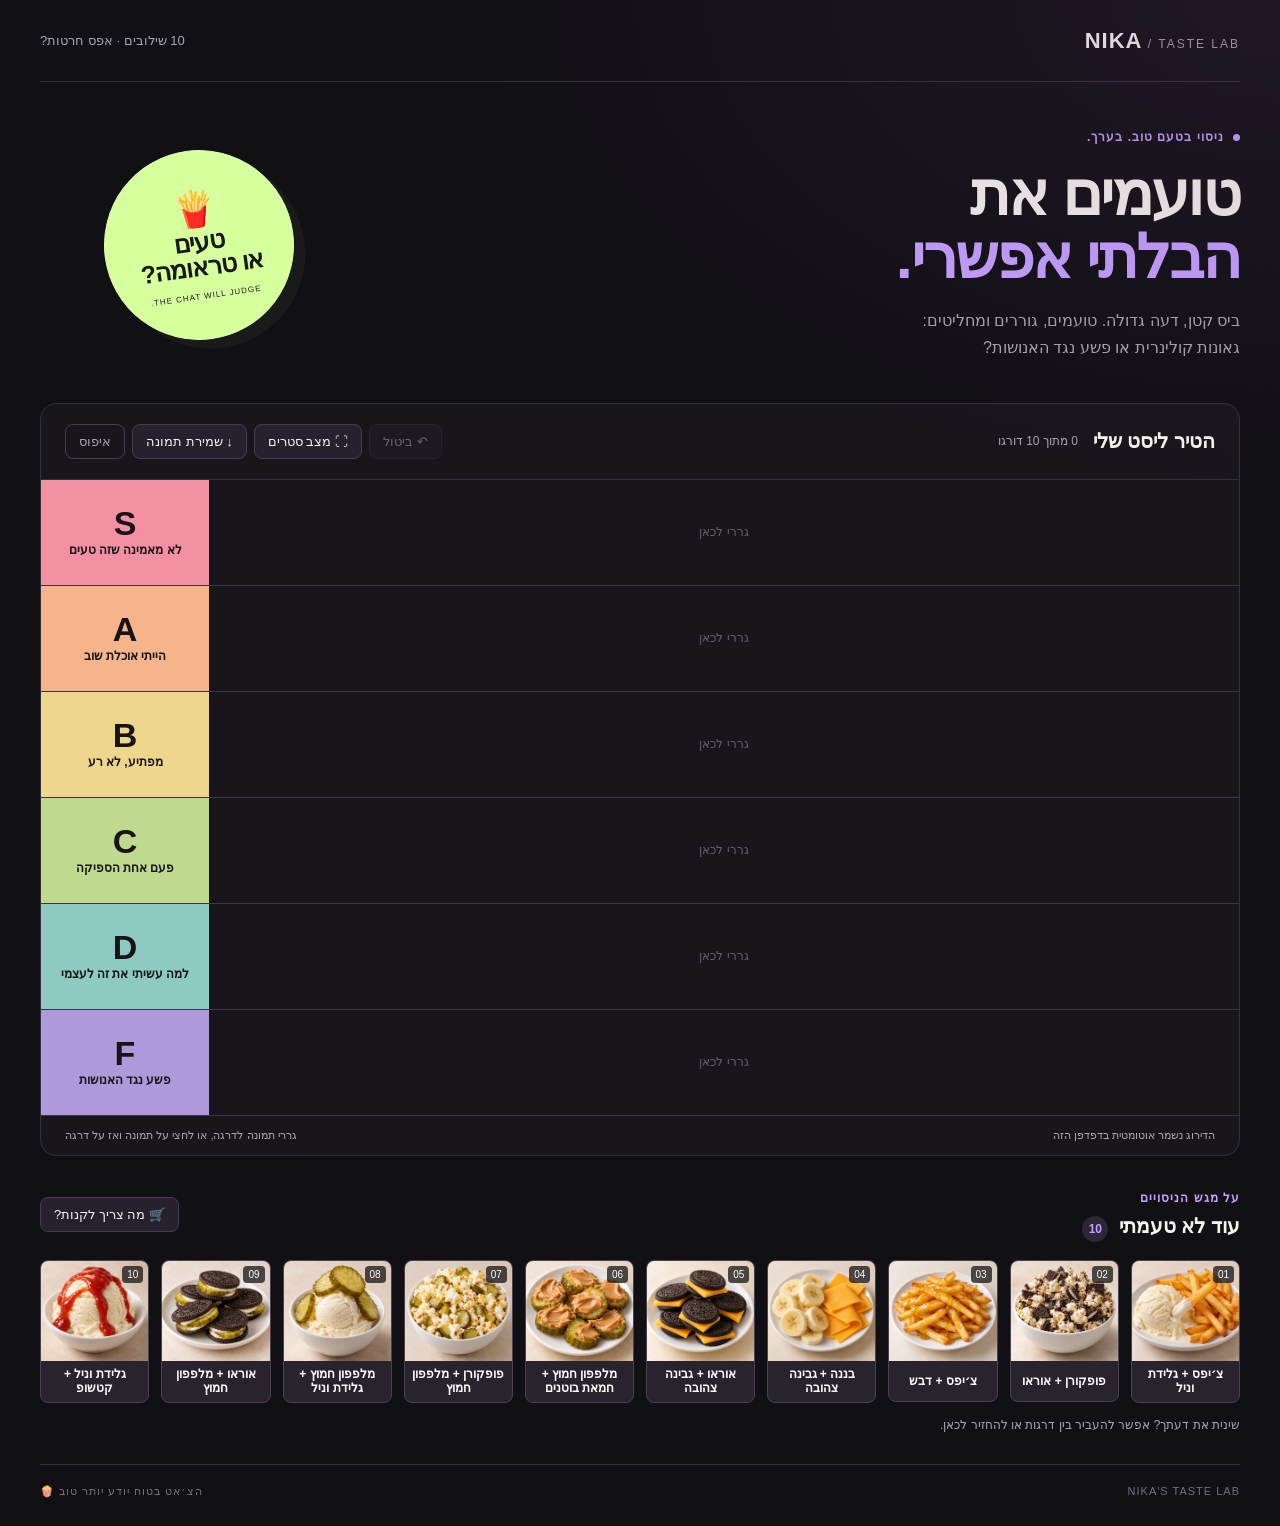
<file: tier-list/index.html>
<!doctype html>
<html lang="he" dir="rtl">
<head>
<meta charset="utf-8"><meta name="viewport" content="width=device-width, initial-scale=1">
<title>טועמים את הבלתי אפשרי • הטיר ליסט של ניקה</title>
<meta name="description" content="10 שילובי אוכל מוזרים, טעימה אחת ודעה מאוד חזקה. הטיר ליסט של ניקה לסטרים.">
<link rel="stylesheet" href="style.css">
</head>
<body>
<main>
<header><a class="brand" href="#">NIKA<span> / TASTE LAB</span></a><span class="episode">10 שילובים · אפס חרטות?</span></header>
<section class="intro"><div><div class="eyebrow"><span class="dot"></span> ניסוי בטעם טוב. בערך.</div><h1>טועמים את<br><em>הבלתי אפשרי.</em></h1><p>ביס קטן, דעה גדולה. טועמים, גוררים ומחליטים:<br>גאונות קולינרית או פשע נגד האנושות?</p></div><div class="hero-sticker"><span>🍟</span><b>טעים<br>או טראומה?</b><small>THE CHAT WILL JUDGE.</small></div></section>
<section class="workspace" aria-labelledby="board-title">
<div class="toolbar"><div><h2 id="board-title">הטיר ליסט שלי</h2><span id="progress">0 מתוך 10 דורגו</span></div><div class="actions"><button id="undo" disabled title="ביטול הדירוג האחרון">↶ ביטול</button><button id="stream" aria-pressed="false">⛶ מצב סטרים</button><button id="export">↓ שמירת תמונה</button><button id="reset" class="subtle">איפוס</button></div></div>
<div id="board" class="board" aria-label="טבלת דירוג"></div>
<div class="board-footer"><span id="save-state">הדירוג נשמר אוטומטית בדפדפן הזה</span><span id="selected-status" role="status" aria-live="polite">גררי תמונה לדרגה, או לחצי על תמונה ואז על דרגה</span></div>
</section>
<section class="waiting" aria-labelledby="pool-title"><div class="pool-heading"><div><span class="eyebrow">על מגש הניסויים</span><h2 id="pool-title">עוד לא טעמתי <span id="remaining">10</span></h2></div><button id="shopping">🛒 מה צריך לקנות?</button></div><div id="pool" class="dropzone pool" data-zone="pool" tabindex="0" aria-label="שילובים שעוד לא דורגו"></div><p class="pool-note">שינית את דעתך? אפשר להעביר בין דרגות או להחזיר לכאן.</p></section>
<footer><span>NIKA'S TASTE LAB</span><span>הצ׳אט בטוח יודע יותר טוב 🍿</span></footer>
</main>
<dialog id="reset-dialog"><h2>מתחילים טעימה חדשה?</h2><p>כל השילובים יחזרו למגש. אפשר לבטל את האיפוס עם כפתור הביטול.</p><div class="dialog-actions"><button id="cancel-reset">להמשיך לדרג</button><button id="confirm-reset" class="primary">כן, לאפס</button></div></dialog>
<dialog id="shopping-dialog"><button class="close" aria-label="סגירה">×</button><span class="eyebrow">אותם מרכיבים, 10 ניסויים</span><h2>10 מצרכים</h2><p>כמויות קטנות מספיקות לטעימות.</p><ul><li>צ׳יפס</li><li>גלידת וניל</li><li>מלפפון חמוץ</li><li>חמאת בוטנים</li><li>אוראו</li><li>קטשופ</li><li>בננה</li><li>פופקורן</li><li>גבינה צהובה</li><li>דבש</li></ul></dialog>
<script src="app.js"></script>
</body></html>
</file>
<file: tier-list/style.css>
:root{color-scheme:dark;--bg:#111014;--panel:#1c1a20;--muted:#a9a4b0;--accent:#c5a1ff;--line:#34303b}*{box-sizing:border-box}body{margin:0;background:var(--bg);color:#f6f3ed;font-family:Arial,'Helvetica Neue',sans-serif}body:before{content:'';position:absolute;top:0;right:0;width:65vw;height:500px;background:radial-gradient(ellipse at top right,#55326935,transparent 68%);pointer-events:none}main{max-width:1280px;margin:auto;padding:0 40px}header{height:82px;border-bottom:1px solid var(--line);display:flex;justify-content:space-between;align-items:center}.brand{font-size:22px;color:#faf6ef;font-weight:900;letter-spacing:1px;text-decoration:none;direction:ltr}.brand span{font-size:12px;font-weight:400;color:var(--muted);letter-spacing:2px}.episode{color:var(--muted);font-size:13px}.intro{display:flex;align-items:center;justify-content:space-between;padding:48px 0 42px}.eyebrow{font-size:12px;font-weight:700;letter-spacing:1px;color:var(--accent)}.dot{display:inline-block;width:7px;height:7px;background:var(--accent);border-radius:50%;margin-left:5px}h1{font-size:clamp(40px,4.8vw,64px);line-height:1.03;letter-spacing:-2px;margin:18px 0}h1 em{font-style:normal;color:var(--accent)}.intro p{font-size:16px;color:var(--muted);line-height:1.7;margin-bottom:0}.hero-sticker{background:#d6ff9d;color:#18191a;width:190px;height:190px;transform:rotate(-8deg);border-radius:50%;display:flex;flex-direction:column;align-items:center;justify-content:center;margin-left:64px;border:1px solid #dcffa8;box-shadow:10px 10px 0 #d6ff9d0b}.hero-sticker>span{font-size:35px}.hero-sticker b{font-size:25px;line-height:1;text-align:center;letter-spacing:-1px}.hero-sticker small{font-size:8px;margin-top:12px;letter-spacing:1px}.workspace{border:1px solid var(--line);border-radius:16px;overflow:hidden;background:#18161b}.toolbar{display:flex;justify-content:space-between;align-items:center;padding:20px 24px;gap:20px}.toolbar>div:first-child{display:flex;align-items:center;gap:15px}h2{font-size:20px;margin:0}.toolbar #progress{font-size:12px;color:var(--muted);white-space:nowrap}.actions{display:flex;gap:7px;flex-wrap:wrap}button{font:inherit;cursor:pointer;border:1px solid #443d4f;border-radius:8px;background:#26212d;color:#f5f1f9;padding:9px 13px;font-size:13px}button:hover{background:#373040;border-color:var(--accent)}button:disabled{opacity:.35;cursor:default}button:focus-visible,.dropzone:focus-visible,.card:focus-visible{outline:3px solid var(--accent);outline-offset:3px}.subtle{color:var(--muted);background:transparent}.board{display:flex;flex-direction:column;direction:ltr;border-top:1px solid var(--line)}.tier-row{display:grid;grid-template-columns:168px 1fr;min-height:106px;border-bottom:1px solid #3d3642}.tier-label{background:var(--tier);color:#171317;display:flex;flex-direction:column;align-items:center;justify-content:center;padding:12px;gap:3px;text-align:center;direction:rtl;border:0;border-radius:0}.tier-label:hover{background:var(--tier);filter:brightness(1.1)}.tier-label strong{font-size:34px;font-weight:900;line-height:1}.tier-label span{font-size:12px;font-weight:700;line-height:1.3}.dropzone{display:flex;flex-wrap:wrap;align-content:center;align-items:center;gap:8px;padding:10px;min-width:0;direction:rtl;transition:background .12s}.tier-row .dropzone:empty:before{content:'גררי לכאן';color:#645b6b;font-size:12px;margin:auto}.dropzone.over{background:#c5a1ff20;box-shadow:inset 0 0 0 2px #c5a1ff}.card{width:104px;position:relative;border:1px solid #4c414f;border-radius:8px;background:#28232d;overflow:hidden;padding:0;color:#fff;flex:none;cursor:grab;touch-action:none;user-select:none;direction:rtl}.card:hover{border-color:var(--accent);transform:translateY(-2px)}.card.selected{outline:3px solid var(--accent);outline-offset:2px}.card img{display:block;width:100%;height:64px;object-fit:cover;pointer-events:none;background:#dcd5c8}.card .name{display:flex;min-height:31px;align-items:center;justify-content:center;font-size:10px;line-height:1.2;padding:4px;text-align:center;font-weight:700}.card .number{position:absolute;top:5px;right:5px;background:#111b;color:white;font-size:10px;padding:3px 5px;border-radius:4px;direction:ltr}.board-footer{padding:13px 24px;display:flex;justify-content:space-between;gap:16px;color:var(--muted);font-size:11px}.waiting{margin:32px 0}.pool-heading{display:flex;align-items:center;justify-content:space-between;margin-bottom:18px}.pool-heading h2{margin-top:8px}.pool-heading h2 span{display:inline-grid;place-items:center;background:#2d2637;color:var(--accent);font-size:12px;width:26px;height:26px;border-radius:50%;margin-right:5px}.pool{padding:0;gap:12px;min-height:100px}.pool .card{width:calc((100% - 108px)/10);min-width:92px}.pool .card img{height:100px}.pool .card .name{font-size:12px;min-height:40px;padding:6px}.pool:empty:before{content:'המגש ריק. כל 10 השילובים קיבלו דירוג! 🎉';width:100%;padding:30px;text-align:center;color:var(--accent);border:1px dashed #4b3e58;border-radius:12px}.pool-note{font-size:12px;color:var(--muted);margin-top:15px}footer{padding:20px 0 28px;border-top:1px solid var(--line);display:flex;justify-content:space-between;gap:15px;color:#756e7e;font-size:11px;letter-spacing:1px}.ghost{position:fixed;z-index:999;pointer-events:none;transform:rotate(-4deg);width:114px;opacity:.95;box-shadow:0 15px 30px #0008}.drag-source{opacity:.3}dialog{background:#211b29;color:#fff;border:1px solid #5e4a71;border-radius:16px;padding:28px;max-width:420px;width:calc(100% - 32px)}dialog::backdrop{background:#0009;backdrop-filter:blur(4px)}dialog h2{margin:10px 0}dialog p{color:var(--muted);line-height:1.6;font-size:14px}.dialog-actions{display:flex;gap:10px;justify-content:flex-end;margin-top:25px}.primary{background:var(--accent);color:#20182b;font-weight:bold}.close{position:absolute;left:12px;top:12px}.close:hover{background:#443d4f}dialog ul{padding:0;list-style:none;display:grid;grid-template-columns:1fr 1fr;gap:10px}dialog li{padding:9px;background:#302737;border-radius:5px}dialog small{color:var(--muted)}body.stream .intro,body.stream header,body.stream footer,body.stream .pool-note{display:none}body.stream main{max-width:1600px;padding:22px}body.stream .tier-row{min-height:126px}body.stream .card{width:124px}body.stream .card img{height:80px}body.stream .card .name{font-size:12px}body.stream .pool .card{width:132px}body.stream .waiting{margin-top:24px}@media(max-width:900px){main{padding:0 22px}.intro{padding:32px 0}.hero-sticker{width:145px;height:145px;margin-left:10px}.hero-sticker b{font-size:22px}.toolbar{align-items:flex-start;flex-direction:column;gap:14px}.pool .card{width:calc((100% - 48px)/5)}.pool .card img{height:105px}.tier-row{grid-template-columns:135px 1fr}.board-footer{flex-direction:column;gap:5px}}@media(max-width:540px){main{padding:0 14px}header{height:65px}.episode{font-size:10px}.brand{font-size:18px}.brand span{font-size:9px}.intro{padding:28px 0}.hero-sticker{width:100px;height:100px;margin-left:0;flex-shrink:0}.hero-sticker>span{font-size:24px}.hero-sticker b{font-size:17px}.hero-sticker small{display:none}h1{font-size:39px;letter-spacing:-1.5px}.intro p{font-size:12px}.toolbar{padding:16px}.toolbar h2{font-size:18px}.actions button{padding:8px 10px;font-size:11px}.tier-row{grid-template-columns:90px 1fr;min-height:94px}.tier-label{padding:8px}.tier-label strong{font-size:28px}.tier-label span{font-size:10px}.dropzone{padding:8px;gap:6px}.card{width:84px}.card img{height:54px}.card .name{font-size:9px;min-height:32px}.pool{padding:0;gap:10px}.pool .card{width:calc((100% - 20px)/3);min-width:0}.pool .card img{height:88px}.pool .card .name{font-size:11px}.pool-heading button{font-size:11px;padding:8px}.pool-heading h2{font-size:18px}.board-footer{padding:12px 15px;font-size:10px}body.stream main{padding:10px}body.stream .card{width:95px}body.stream .card img{height:63px}}@media(prefers-reduced-motion:reduce){*{transition:none!important;scroll-behavior:auto!important}}

/* Gentle hover enlargement without changing the board layout. */
.card{transition:transform .18s ease,border-color .18s ease,box-shadow .18s ease}
@media (hover:hover) and (pointer:fine){
  .card:hover{transform:translateY(-2px) scale(1.08);z-index:3;box-shadow:0 8px 22px #0006}
  .card.drag-source:hover{transform:none;box-shadow:none}
}

.food-preview{position:fixed;z-index:1000;width:320px;max-width:calc(100vw - 24px);padding:8px;background:#28212e;border:1px solid #c5a1ff;border-radius:16px;box-shadow:0 18px 60px #000a;pointer-events:none;direction:rtl}
.food-preview[hidden]{display:none}
.food-preview img{display:block;width:100%;aspect-ratio:1;object-fit:cover;border-radius:10px}
.food-preview span{display:block;text-align:center;padding:12px 6px 7px;font-size:18px;font-weight:700;color:#fff}
@media(hover:none){.food-preview{display:none}}
</file>
